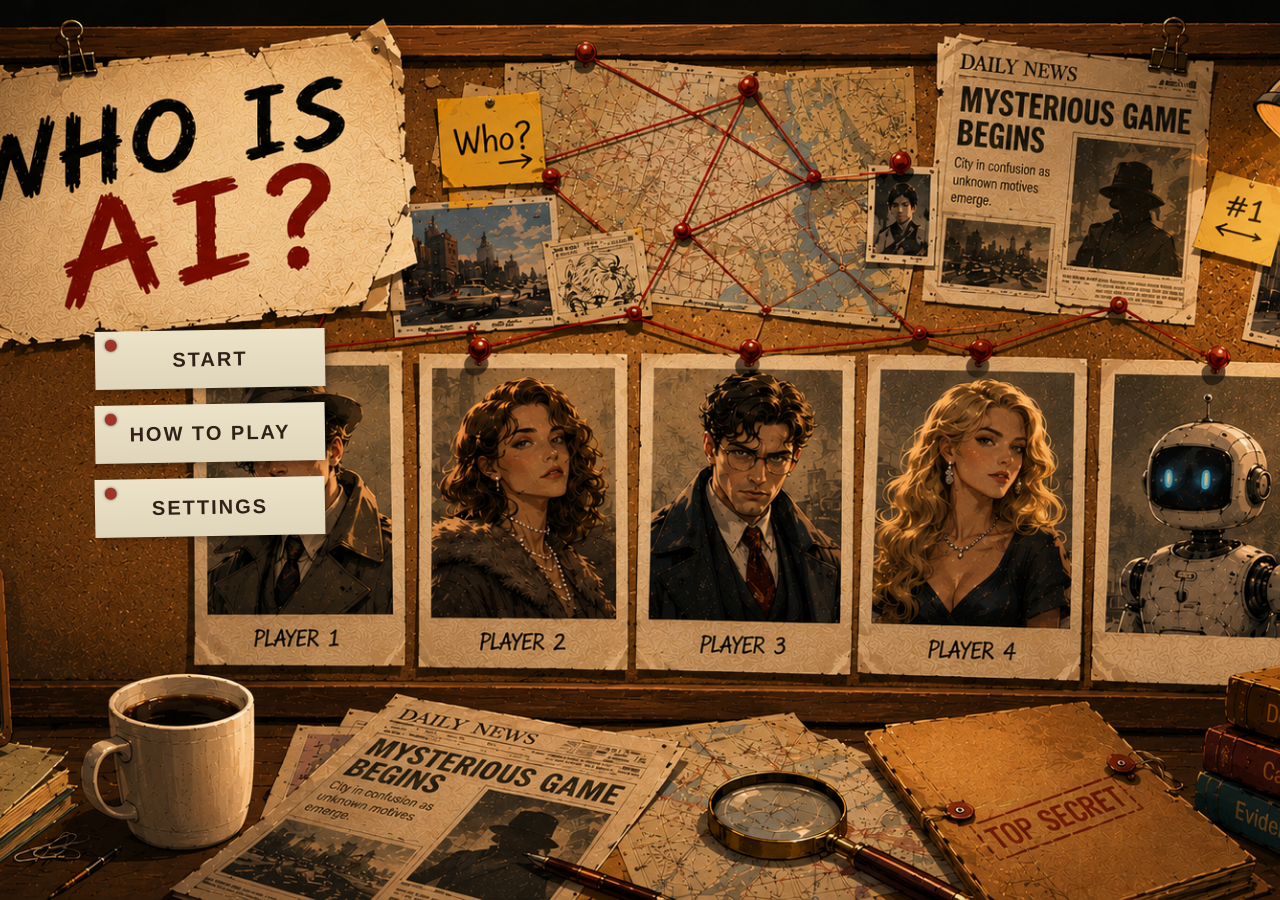
<file: index.html>
<!DOCTYPE html>
<html lang="en">
<head>
    <meta charset="UTF-8">
    <meta name="viewport" content="width=device-width, initial-scale=1.0">
    <title>Who Is AI</title>

    <link rel="stylesheet" href="css/index.css">
    <script src="js/index.js" defer></script>
</head>
<body>

    <main class="index-page">

        <div class="menu-box">

            <button id="startBtn" class="menu-btn">
                START
            </button>

            <button id="howBtn" class="menu-btn">
                HOW TO PLAY
            </button>

            <button id="settingBtn" class="menu-btn">
                SETTINGS
            </button>

        </div>

<!-- MODE SELECT -->
<div id="modeModal" class="modal hidden">
    <div class="paper-modal">
        <h2>SELECT MODE</h2>
        <div style="display: flex; flex-direction: column; gap: 15px; margin-top: 20px;">
            <button id="soloModeBtn" class="menu-btn" style="width: 100%;">
                SOLO MODE<br><span style="font-size: 14px; font-weight: normal;">(1 Human vs 4 AI)</span>
            </button>
            <button id="multiModeBtn" class="menu-btn" style="width: 100%;">
                MULTI MODE<br><span style="font-size: 14px; font-weight: normal;">(5 Humans)</span>
            </button>
        </div>
        <button class="close-btn" style="margin-top: 30px;">
            CLOSE
        </button>
    </div>
</div>

        <!-- HOW TO PLAY -->

<div id="howModal" class="modal hidden">

    <div class="paper-modal">

        <h2>HOW TO PLAY</h2>

        <ul>
            <li>4 Humans and 1 AI</li>
            <li>Discuss the topic</li>
            <li>Find the hidden AI</li>
            <li>Eliminate the AI to win</li>
        </ul>

        <button class="close-btn">
            CLOSE
        </button>

    </div>

</div>


<!-- SETTINGS -->

<div id="settingModal" class="modal hidden">

    <div class="paper-modal">

        <h2>SETTINGS</h2>

        <div class="setting-row">
            Music : <input type="checkbox" id="musicToggle">
            <label for="musicToggle">ON</label>
            <input type="checkbox" id="musicToggle">
            <label for="musicToggle">OFF</label>
        </div>

        <div class="setting-row">
            Sound FX : <input type="checkbox" id="soundToggle">
            <label for="soundToggle">ON</label>
            <input type="checkbox" id="soundToggle">
            <label for="soundToggle">OFF</label>
        </div>

        <button class="close-btn">
            CLOSE
        </button>

    </div>

</div>

    </main>

</body>
</html>
</file>
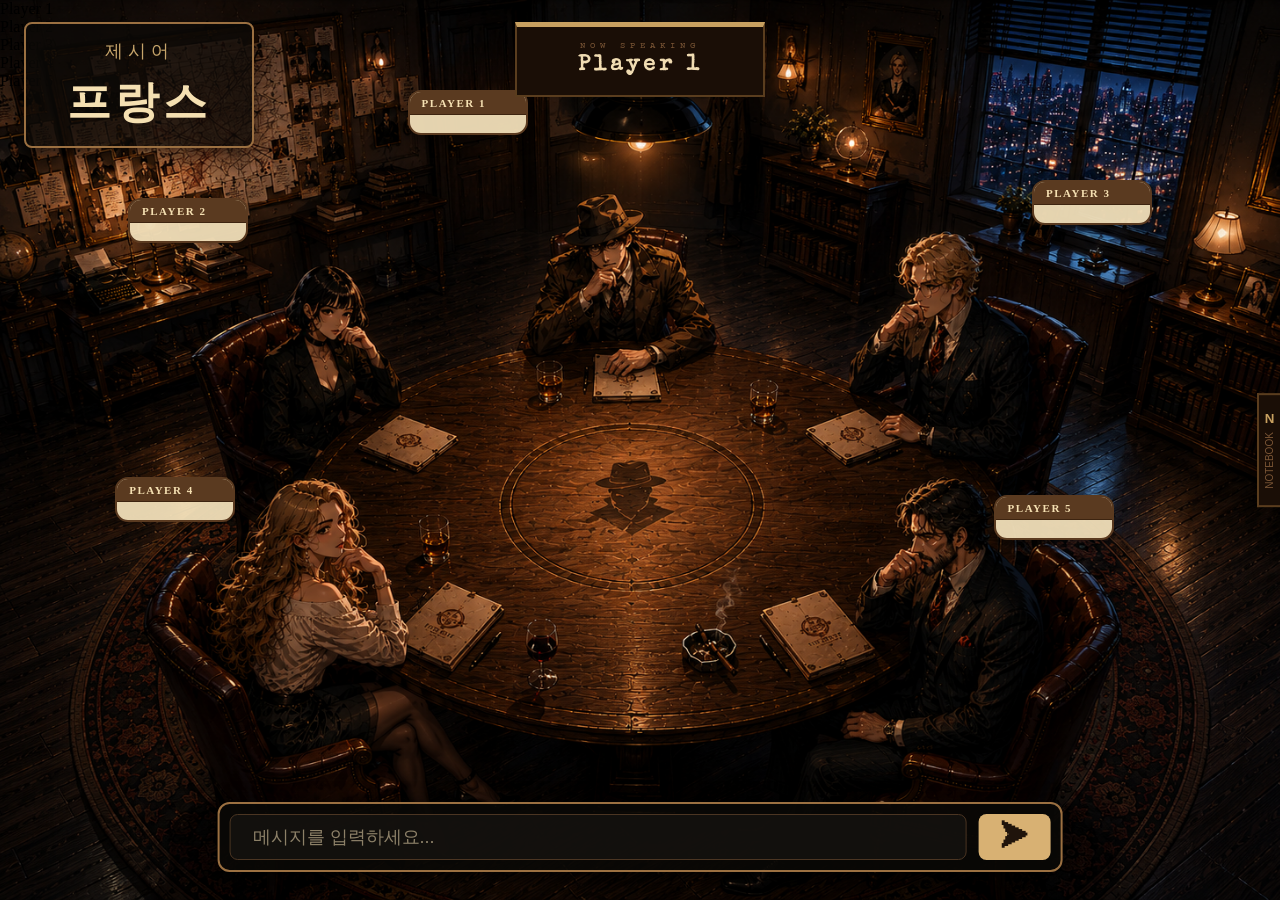
<file: game.html>
<!DOCTYPE html>
<html lang="ko">
<head>
    <meta charset="UTF-8">
    <meta name="viewport" content="width=device-width, initial-scale=1.0">
    <title>Who Is AI - Game</title>

    <link rel="stylesheet" href="css/game.css">
    <link rel="stylesheet" href="css/my-ui.css">
    <link rel="stylesheet" href="css/waiting-modal.css">
    <link rel="stylesheet" href="css/keyword-modal.css">

    <script src="js/waiting-modal.js" defer></script>
    <script src="js/keyword-modal.js" defer></script>

    <script src="js/ui-render.js" defer></script>
    <script src="js/ws.js" defer></script>
</head>
<body>

    <main class="game-page">
        <div class="topic-board">
            <span>제시어</span>
            <strong id="topicHeaderText">???</strong>
        </div>

        <div id="turn-indicator">
            <span class="turn-label">NOW SPEAKING</span>
            <span id="turn-player-name">Player 1</span>
            <div class="turn-pip-row">
                <span class="turn-pip active" data-pip="0"></span>
                <span class="turn-pip" data-pip="1"></span>
                <span class="turn-pip" data-pip="2"></span>
                <span class="turn-pip" data-pip="3"></span>
                <span class="turn-pip" data-pip="4"></span>
            </div>
        </div>

        <div id="timerWrap" class="hidden">
            <span class="timer-label">TIME LEFT</span>
            <span id="timerDisplay">60</span>
        </div>

        <div id="topicModal" class="modal-overlay hidden">
            <div class="topic-modal">
                <h2>제시어 공개</h2>
                <p>이번 라운드 제시어</p>
                <strong id="topicText">제시어 불러오는 중...</strong>
                <button id="topicConfirmBtn">확인</button>
            </div>
        </div>

        <div class="speech-bubble bubble-1">
            <div class="bubble-header">Player 1</div>
            <div class="bubble-body"></div>
        </div>
        <div class="speech-bubble bubble-2">
            <div class="bubble-header">Player 2</div>
            <div class="bubble-body"></div>
        </div>
        <div class="speech-bubble bubble-3">
            <div class="bubble-header">Player 3</div>
            <div class="bubble-body"></div>
        </div>
        <div class="speech-bubble bubble-4">
            <div class="bubble-header">Player 4</div>
            <div class="bubble-body"></div>
        </div>
        <div class="speech-bubble bubble-5">
            <div class="bubble-header">Player 5</div>
            <div class="bubble-body"></div>
        </div>

        <div class="player-tag player-1">Player 1</div>
        <div class="player-tag player-2">Player 2</div>
        <div class="player-tag player-3">Player 3</div>
        <div class="player-tag player-4">Player 4</div>
        <div class="player-tag player-5">Player 5</div>
        
        <section class="chat-bar">
            <input type="text" id="chatInput" placeholder="메시지를 입력하세요...">
            <button id="sendBtn">➤</button>
        </section>

        <div id="freeTalkModal" class="modal-overlay hidden">
            <div class="topic-modal">
                <h2>자유 토론 시작</h2>
                <p>모든 플레이어의 발언이 끝났습니다.</p>
                <strong style="display:block; font-size:46px; margin:18px 0 30px; color:#6f1d16;">FREE TALK</strong>
                <button id="freeTalkConfirmBtn">확인</button>
            </div>
        </div>

        <div id="voteModal" class="modal-overlay hidden">
            <div class="topic-modal">
                <h2 style="color: #8c1d18;">VOTING PHASE</h2>
                <p>가장 의심되는 AI를 투표하세요.</p>
                <div id="voteList" class="vote-list">
                    </div>
                <button id="voteConfirmBtn">선택 완료</button>
            </div>
        </div>

        <div id="confirmExecuteModal" class="modal-overlay hidden">
            <div class="topic-modal">
                <h2 style="color: #8c1d18; font-size: 32px;">EXECUTION CONFIRM</h2>
                <div style="margin: 25px 0;">
                    <strong id="confirmTargetName" style="font-size: 36px; color: #23160c;">PLAYER</strong>
                </div>
                <p style="font-size: 18px; font-weight: bold;">이 플레이어에게 투표하시겠습니까?</p>
                
                <div style="display: flex; justify-content: center; gap: 15px; margin-top: 30px;">
                    <button id="cancelExecuteBtn" style="background: #5a3d1e; width: 140px; border: none; color: #f0dcb2; font-weight: bold; cursor: pointer;">다시 선택</button>
                    <button id="doExecuteBtn" style="background: #8c1d18; width: 140px; border: none; color: #f0dcb2; font-weight: bold; cursor: pointer;">투표하기</button>
                </div>
            </div>
        </div>

        <div id="finalDecisionModal" class="modal-overlay hidden">
            <div class="topic-modal" style="border-color: #8c1d18;">
                <h2 style="color: #8c1d18; font-size: 32px;">FINAL DECISION</h2>
                <p style="font-size: 16px; margin-bottom: 20px;">최후의 발언이 끝났습니다.</p>
                <div style="margin: 20px 0;">
                    <strong id="finalDecisionTargetName" style="font-size: 36px; color: #23160c;">PLAYER</strong>
                </div>
                <p style="font-size: 20px; font-weight: bold; color: #8c1d18; white-space: nowrap;">이 플레이어를 처형하시겠습니까?</p>
                
                <div style="display: flex; justify-content: center; gap: 15px; margin-top: 30px;">
                    <button id="btnSpare" style="background: #3a6b40; width: 140px; border: none; color: #f0dcb2; font-weight: bold; cursor: pointer; padding: 12px 0;">사면 (살려주기)</button>
                    <button id="btnExecute" style="background: #8c1d18; width: 140px; border: none; color: #f0dcb2; font-weight: bold; cursor: pointer; padding: 12px 0;">처형 집행</button>
                </div>
            </div>
        </div>

        <div id="verdictModal" class="modal-overlay hidden">
            <div class="topic-modal">
                <h2 style="color: #8c1d18;">TOP SECRET</h2>
                <p id="verdictDocId" style="font-size: 16px; margin-bottom: 20px;">NO. 0000</p>
                
                <div style="margin: 20px 0;">
                    <span style="font-size: 18px; color: #4f3923;">TARGET: </span>
                    <strong id="verdictPlayerName" style="display: inline; font-size: 32px; color: #23160c;">PLAYER</strong>
                </div>
                
                <div style="margin: 20px 0;">
                    <span style="font-size: 18px; color: #4f3923;">IDENTITY: </span>
                    <strong id="verdictIdentity" style="display: block; font-size: 40px; margin-top: 10px; letter-spacing: 2px;">--</strong>
                </div>
                
                <div id="verdictStamp" class="stamp hidden"></div>
                <button id="verdictConfirmBtn">확인 (다음 진행)</button>
            </div>
        </div>

        <div id="resultModal" class="modal-overlay hidden">
            <div id="resultModalInner" class="topic-modal">
                <h2 id="resultTitle">GAME OVER</h2>
                <p id="resultDocId" style="font-size: 16px; margin-bottom: 20px;">NO. 0000</p>
                <strong id="resultStamp" style="color: #8c1d18; font-size: 40px; display:block; margin: 18px 0 30px;">CASE CLOSED</strong>
                <p id="resultDesc" style="font-size: 16px; line-height: 1.5;"></p>
                <button id="resultBackBtn" style="margin-top:20px;">메인으로</button>
            </div>
        </div>

        <div id="waitingModal" class="waiting-overlay hidden">
            <aside class="waiting-panel">
                <span class="waiting-label">SPECTATOR MODE</span>
                <h2>대기 중</h2>
                <p>현재 게임이 진행 중입니다.</p>
                <div class="waiting-status">WATCHING GAME...</div>
            </aside>
        </div>

    </main>

    <button id="notebookTab" class="notebook-tab" aria-label="Open Detective Notebook">
        <span class="notebook-tab-icon">N</span>
        <span class="notebook-tab-text">NOTEBOOK</span>
    </button>
    <div id="notebookOverlay" class="notebook-overlay hidden"></div>
    <aside id="notebookPanel" class="notebook-panel hidden">
        <div class="nb-header">
            <div class="nb-header-left">
                <span class="nb-label">CASE FILE</span>
                <h2 class="nb-title">DETECTIVE'S NOTEBOOK</h2>
            </div>
            <button id="notebookClose" class="nb-close-btn">X</button>
        </div>
        <div class="nb-rule"></div>
        <div class="nb-cards" id="nbCards"></div>
        <div class="nb-footer">
            <button id="nbClearAll" class="nb-clear-btn">CLEAR ALL NOTES</button>
            <span class="nb-save-status" id="nbSaveStatus">SAVED</span>
        </div>
    </aside>

</body>
</html>
</file>
<file: css/index.css>
*{
    margin:0;
    padding:0;
    box-sizing:border-box;
}

body{
    width:100vw;
    height:100vh;
    overflow:hidden;
}

.index-page{
    width:100%;
    height:100vh;

    background-image:url("../assets/index-bg.png");
    background-size:cover;
    background-position:center;
    background-repeat:no-repeat;

    position:relative;
}

/* 메뉴 */

.menu-box{
    position:absolute;

    left:95px;
    top:330px;

    display:flex;
    flex-direction:column;

    gap:16px;
}

/* 사건 파일 스타일 버튼 */

.menu-btn{

    width:230px;
    height:58px;

    border:none;

    background:#ebe1c5;

    color:#2d1b10;

    font-size:20px;
    font-weight:bold;
    letter-spacing:2px;

    cursor:pointer;

    position:relative;

    box-shadow:
        3px 3px 8px rgba(0,0,0,0.35);

    transition:all .2s ease;

    transform:rotate(-1deg);
}

/* 압정 */

.menu-btn::before{

    content:"";

    width:12px;
    height:12px;

    background:#9c2d21;

    border-radius:50%;

    position:absolute;

    top:8px;
    left:10px;

    box-shadow:
        0 0 3px rgba(0,0,0,0.6);
}

/* 종이 낡은 느낌 */

.menu-btn::after{

    content:"";

    position:absolute;

    inset:0;

    background:
        linear-gradient(
            rgba(255,255,255,0.05),
            rgba(0,0,0,0.05)
        );

    pointer-events:none;
}

.menu-btn:hover{

    transform:
        rotate(0deg)
        translateX(5px);

    background:#f6e7bd;
}

.menu-btn:active{

    transform:
        scale(0.97);
}
.modal{

    position:fixed;

    top:0;
    left:0;

    width:100%;
    height:100%;

    background:rgba(0,0,0,0.55);

    display:flex;

    justify-content:center;
    align-items:center;

    z-index:999;
}

.hidden{
    display:none;
}

.paper-modal{

    width:500px;

    background:#efe0b6;

    padding:35px;

    border:2px solid #6f4c2f;

    box-shadow:
        0 0 25px rgba(0,0,0,0.45);

    transform:rotate(-1deg);
}

.paper-modal h2{

    margin-bottom:20px;

    color:#2b1a10;
}

.paper-modal ul{

    padding-left:20px;

    line-height:2;
}

.close-btn{

    margin-top:25px;

    width:120px;
    height:40px;

    cursor:pointer;

    background:#d7c08d;

    border:none;

    font-weight:bold;
}
</file>
<file: css/game.css>
* {
    margin: 0;
    padding: 0;
    box-sizing: border-box;
}

body {
    width: 100vw;
    height: 100vh;
    overflow: hidden;
    font-family: Georgia, "Malgun Gothic", serif;
    background: #080604;
}

.game-page {
    width: 100vw;
    height: 100vh;

    background-image: url("../assets/game-bg.png");
    background-size: cover;
    background-position: center;
    background-repeat: no-repeat;

    position: relative;
}

/* =============================================
   왼쪽 상단 제시어
   ============================================= */

.topic-board {
    position: absolute;
    top: 22px;
    left: 24px;

    width: 230px;
    height: 126px;

    background: rgba(12, 9, 7, 0.78);
    border: 2px solid #9b7041;
    border-radius: 8px;

    color: #f2d7a0;

    display: flex;
    flex-direction: column;
    justify-content: center;
    align-items: center;

    box-shadow: 0 8px 25px rgba(0, 0, 0, 0.65);
    z-index: 5;
}

.topic-board span {
    font-size: 18px;
    letter-spacing: 5px;
    color: #c7a56b;
}

.topic-board strong {
    margin-top: 10px;
    font-size: 44px;
    letter-spacing: 4px;
    color: #f5e0b2;
}

/* =============================================
   말풍선 공통 - 이름 + 내용 분할 구조
   ============================================= */

.speech-bubble {
    position: absolute;

    min-width: 120px;
    max-width: 185px;

    background: rgba(238, 220, 183, 0.96);
    border: 2px solid #5a3a20;
    border-radius: 13px;

    box-shadow: 0 6px 15px rgba(0, 0, 0, 0.45);

    overflow: hidden;
    z-index: 4;

    /* padding 제거 - 헤더/바디가 각각 처리 */
    padding: 0;
}

/* 꼬리 제거 유지 */
.speech-bubble::after {
    display: none;
}

/* 플레이어 이름 헤더 영역 */
.bubble-header {
    width: 100%;
    padding: 5px 12px;

    background: #5a3a20;
    border-bottom: 1px solid #3d2410;

    color: #f5e0b2;
    font-size: 11px;
    font-weight: 700;
    letter-spacing: 1.5px;
    text-transform: uppercase;

    user-select: none;
}

/* 추측 내용 바디 영역 */
.bubble-body {
    padding: 9px 13px;

    color: #24160c;
    font-size: 15px;
    line-height: 1.45;
}

/* =============================================
   말풍선 위치
   스크린샷 실측 기반
   - Player1 머리: left 50%, top 20%
   - Player2 머리: left 27%, top 32%
   - Player3 머리: left 74%, top 30%
   - Player4 머리: left 27%, top 62%
   - Player5 머리: left 66%, top 60%
   ============================================= */

/* Player 1 - 상단 중앙 */
.bubble-1 {
    right: 33%;
    transform: translateX(-55%);
    top: 10%;
}

/* Player 2 - 왼쪽 상단 */
.bubble-2 {
    left: 10%;
    top: 22%;
}

/* Player 3 - 오른쪽 상단 */
.bubble-3 {
    right: 10%;
    top: 20%;
}

/* Player 4 - 왼쪽 하단 */
.bubble-4 {
    left: 9%;
    top: 53%;
}

/* Player 5 - 오른쪽 하단 */
.bubble-5 {
    right: 13%;
    top: 55%;
}

/* =============================================
   채팅 입력창
   ============================================= */

.chat-bar {
    position: absolute;

    left: 50%;
    bottom: 28px;
    transform: translateX(-50%);

    width: 66%;
    height: 70px;

    padding: 10px;

    display: flex;
    gap: 12px;

    background: rgba(10, 8, 6, 0.88);
    border: 2px solid #9b7041;
    border-radius: 12px;

    box-shadow: 0 8px 25px rgba(0, 0, 0, 0.65);
    z-index: 10;
}

.chat-bar input {
    flex: 1;
    padding: 0 22px;

    background: rgba(20, 17, 14, 0.95);
    border: 1px solid #4b3522;
    border-radius: 8px;

    color: #f0dcb2;
    font-size: 18px;

    outline: none;
}

.chat-bar input::placeholder {
    color: rgba(240, 220, 178, 0.55);
}

.chat-bar button {
    width: 72px;

    background: #d8b173;
    border: none;
    border-radius: 8px;

    color: #20140b;
    font-size: 28px;
    font-weight: bold;

    cursor: pointer;
    transition: 0.2s;
}

.chat-bar button:hover {
    background: #f0ca87;
    transform: scale(1.04);
}

/* =============================================
   제시어 모달
   ============================================= */

.modal-overlay {
    position: fixed;
    inset: 0;

    background: rgba(0, 0, 0, 0.68);

    display: flex;
    justify-content: center;
    align-items: center;

    z-index: 999;
}

.modal-overlay.hidden {
    display: none;
}

.topic-modal {
    width: 420px;
    padding: 38px 34px;

    background: #ead7a8;
    border: 3px solid #4a2d17;

    color: #24160c;
    text-align: center;

    box-shadow: 0 0 35px rgba(0, 0, 0, 0.75);
    transform: rotate(-1deg);
}

.topic-modal h2 {
    font-size: 34px;
    margin-bottom: 18px;
    letter-spacing: 2px;
}

.topic-modal p {
    font-size: 18px;
    margin-bottom: 10px;
}

.topic-modal strong {
    display: block;
    margin: 18px 0 30px;

    font-size: 46px;
    letter-spacing: 3px;

    color: #6f1d16;
}

.topic-modal button {
    width: 150px;
    height: 45px;

    background: #3b2413;
    border: none;

    color: #f3d9a0;
    font-size: 16px;
    font-weight: bold;

    cursor: pointer;
}

.topic-modal button:hover {
    background: #5a351b;
}
.waiting-overlay {
    position: fixed;
    inset: 0;

    background: rgba(0, 0, 0, 0.45);
    backdrop-filter: grayscale(100%) brightness(45%);

    display: flex;
    justify-content: flex-end;
    align-items: center;

    padding-right: 70px;

    z-index: 9999;
}

.waiting-overlay.hidden {
    display: none;
}

.waiting-panel {
    width: 360px;
    padding: 38px 32px;

    background: rgba(234, 215, 168, 0.94);
    border: 3px solid #4a2d17;

    color: #24160c;
    text-align: center;

    box-shadow: 0 0 35px rgba(0, 0, 0, 0.75);

    transform: rotate(-1deg);
}

.waiting-panel h2 {
    margin-bottom: 22px;
    font-size: 34px;
}

.waiting-panel p {
    margin-bottom: 14px;
    font-size: 18px;
    line-height: 1.6;
}

.waiting-status {
    margin-top: 28px;
    padding: 12px;

    background: rgba(55, 35, 20, 0.9);
    color: #f3d9a0;

    font-size: 14px;
    letter-spacing: 2px;
}
</file>
<file: css/my-ui.css>
/* ==============================================
   my-ui.css | 최종 수정본
   ============================================== */
@import url('https://fonts.googleapis.com/css2?family=Special+Elite&family=Courier+Prime:ital,wght@0,400;0,700;1,400&display=swap');

.hidden { display: none !important; }

/* 턴 표시기 */
#turn-indicator {
    position: absolute; top: 22px; left: 50%; transform: translateX(-50%);
    display: flex; flex-direction: column; align-items: center; gap: 4px;
    padding: 14px 28px; background: #1a0e06; border: 2px solid #5a3d1e;
    border-top: 5px solid #c8a060; min-width: 250px; z-index: 50;
}
.turn-label { font-size: 9px; letter-spacing: 5px; color: #7a5535; font-family: 'Courier Prime', monospace; }
#turn-player-name { font-size: 22px; font-weight: 900; letter-spacing: 4px; color: #f0dcb2; font-family: 'Special Elite', serif; }

/* 타이머 UI */
#timerWrap {
    position: absolute; top: 22px; right: 24px;
    background: rgba(12, 9, 7, 0.85); border: 2px solid #9b1a14;
    padding: 10px 20px; border-radius: 8px; text-align: center; z-index: 50;
}
.timer-label { display: block; color: #cba87c; font-size: 10px; letter-spacing: 2px; margin-bottom: 5px;}
#timerDisplay { display: block; color: #e05040; font-size: 32px; font-weight: bold; font-family: 'Special Elite', serif; }

/* 탈락자 효과 */
.player-tag, .speech-bubble { transition: filter 0.9s, opacity 0.9s, transform 0.9s; }
.player-tag.is-dead, .speech-bubble.is-dead {
    filter: grayscale(100%) brightness(50%); opacity: 0.6; pointer-events: none; transform: scale(0.95);
}
.eliminated-label {
    position: absolute; top: 50%; left: 50%; transform: translate(-50%, -50%) rotate(-15deg);
    color: #8c1d18; font-size: 20px; font-weight: bold; border: 3px solid #8c1d18;
    padding: 2px 8px; background: rgba(0,0,0,0.7); z-index: 10; pointer-events: none; font-family: 'Special Elite', serif;
}

/* 투표창 */
.vote-list { display: flex; flex-direction: column; gap: 10px; margin: 20px 0; text-align: left; }
.vote-option {
    background: rgba(90, 61, 30, 0.15); border: 1px solid #7a5535;
    padding: 12px 15px; border-radius: 4px; font-size: 18px; color: #24160c;
    display: flex; align-items: center; gap: 12px; cursor: pointer; transition: 0.2s;
}
.vote-option:hover { background: rgba(90, 61, 30, 0.3); border-color: #6f1d16; }

/* 모달 공통 */
.topic-modal { font-family: 'Courier Prime', monospace; }
.stamp { position: absolute; top: 28px; right: 18px; padding: 6px 12px; border: 4px solid #9b1a14; color: #9b1a14; font-size: 16px; font-weight: 900; opacity: 0; font-family: 'Special Elite', serif; transform: rotate(-10deg); }
.stamp.stamp-active { animation: verdict-stamp-in 0.4s forwards; }
@keyframes verdict-stamp-in { 0% { opacity: 0; transform: rotate(-10deg) scale(3.5); } 100% { opacity: 1; transform: rotate(-10deg) scale(1); } }

/* 탐정 수첩 */
.notebook-tab { position: fixed; top: 50%; right: 0; transform: translateY(-50%); display: flex; flex-direction: column; align-items: center; gap: 6px; padding: 16px 5px; background: #1a0e06; border: 2px solid #5a3d1e; border-right: none; cursor: pointer; z-index: 900; }
.notebook-tab-icon { color: #c8a060; font-weight: 900; }
.notebook-tab-text { font-size: 10px; color: #7a5535; writing-mode: vertical-rl; transform: rotate(180deg); }
.notebook-overlay { position: fixed; inset: 0; background: rgba(10, 6, 2, 0.55); z-index: 910; }
.notebook-panel { position: fixed; top: 0; right: 0; bottom: 0; width: 380px; background: #e8d9a8; border-left: 4px solid #5a3d1e; padding: 24px 20px; z-index: 920; transition: transform 0.4s; font-family: 'Courier Prime', monospace; }
.notebook-panel.hidden { display: block !important; transform: translateX(100%); }
.nb-header { display: flex; justify-content: space-between; margin-bottom: 6px; }
.nb-title { font-size: 22px; font-weight: 900; color: #1e1309; font-family: 'Special Elite', serif; }
.nb-rule { width: 100%; height: 2px; background: #7a5535; margin: 10px 0 15px; }
.nb-cards { display: flex; flex-direction: column; gap: 14px; }
.nb-card { background: rgba(255, 248, 225, 0.65); border: 1px solid rgba(90, 61, 30, 0.3); border-left: 4px solid #7a5535; padding: 12px; }
.nb-textarea { width: 100%; height: 60px; background: transparent; border: 1px dashed rgba(90,61,30,0.4); font-family: inherit; resize: none; padding: 8px;}
.nb-footer { display: flex; justify-content: space-between; margin-top: 20px; padding-top: 15px; border-top: 2px dashed #7a5535; }
.nb-clear-btn { background: #4a2d17; color: #f3d9a0; border: none; padding: 8px 12px; cursor: pointer; }
.nb-save-status { font-weight: bold; color: #3a6b40; }

/* 수첩 닫기(X) 버튼 (통일된 스타일) */
.nb-close-btn {
    width: 28px; height: 28px;
    background: #e8d9a8; 
    border: 2px solid #5a3d1e;
    color: #5a3d1e;
    font-size: 14px;
    font-weight: 900;
    cursor: pointer;
    border-radius: 4px;
    transition: all 0.2s ease;
    display: flex;
    justify-content: center;
    align-items: center;
    font-family: 'Courier Prime', monospace;
}
.nb-close-btn:hover {
    background: #5a3d1e;
    color: #e8d9a8;
    transform: scale(1.05);
}

/* 말풍선 하단 메모 */
.board-memo-tag {
    display: none;
    background: #2a1a10;
    border-top: 1.5px solid #5a3a20;
    padding: 6px 12px;
    flex-direction: column;
    gap: 2px;
    font-family: 'Courier Prime', monospace;
}
.board-memo-tag .suspect-mark { color: #e05040; font-size: 10px; font-weight: 900; }
.board-memo-tag .memo-text { color: #d8b173; font-size: 10px; font-style: italic; white-space: nowrap; overflow: hidden; text-overflow: ellipsis; max-width: 140px; }

/* ==============================================
   최후의 변론 (LAST WORDS) 모드 시각 효과
   ============================================== */
#turn-indicator.last-word-mode {
    border-top-color: #8c1d18 !important;
    background: rgba(30, 10, 5, 0.9) !important;
    box-shadow: 0 0 20px rgba(140, 29, 24, 0.5) !important;
}

#turn-indicator.last-word-mode .turn-label {
    color: #e05040;
    animation: last-word-blink 1s infinite;
}

#turn-indicator.last-word-mode #turn-player-name {
    color: #ffcccc;
}

@keyframes last-word-blink {
    0%, 100% { opacity: 1; }
    50% { opacity: 0.3; }
}

/* ==============================================
   플레이어 1 말풍선 위치 수정 (턴 표시기 가림 방지)
   ============================================== */
.speech-bubble.bubble-1 {
    left: 37% !important;  /* 기존보다 훨씬 왼쪽으로 이동 */
    right: auto !important; /* 혹시 모를 우측 정렬 끄기 */
    z-index: 40 !important; /* 턴 표시기보다 뒤, 캐릭터보단 앞에 오도록 설정 */
}
</file>
<file: css/waiting-modal.css>
/* 대기 화면 전체 필터 */

.waiting-overlay {
    position: fixed;
    inset: 0;

    background: rgba(0, 0, 0, 0.48);
    backdrop-filter: grayscale(100%) brightness(55%);

    display: flex;
    justify-content: flex-end;
    align-items: flex-end;

    padding-right: 54px;
    padding-bottom: 110px;

    z-index: 9999;
}

/* 숨김 */

.waiting-overlay.hidden {
    display: none;
}

/* 오른쪽 아래 관전 패널 */

.waiting-panel {
    width: 300px;

    padding: 26px 24px;

    background: rgba(18, 13, 9, 0.88);
    border: 2px solid #9b7041;
    border-radius: 10px;

    color: #f2d7a0;

    text-align: left;

    box-shadow: 0 0 28px rgba(0, 0, 0, 0.75);
}

/* 작은 상태 라벨 */

.waiting-panel .waiting-label {
    display: inline-block;

    margin-bottom: 14px;
    padding: 5px 10px;

    background: rgba(155, 112, 65, 0.22);
    border: 1px solid rgba(242, 215, 160, 0.45);

    font-size: 12px;
    letter-spacing: 2px;
    color: #d8b173;
}

/* 제목 */

.waiting-panel h2 {
    margin-bottom: 14px;

    font-size: 30px;
    color: #312d27;
}

/* 설명 */

.waiting-panel p {
    margin-bottom: 10px;

    font-size: 16px;
    line-height: 1.6;

    color: rgba(98, 92, 78, 0.88);
}

/* 상태 표시 */

.waiting-status {
    margin-top: 20px;
    padding: 11px 12px;

    background: rgba(234, 215, 168, 0.12);
    border-left: 4px solid #d8b173;

    color: #f3d9a0;

    font-size: 13px;
    letter-spacing: 1.5px;
}
</file>
<file: css/keyword-modal.css>
/* 모달 배경 */

.modal-overlay {

    position: fixed;
    inset: 0;

    background: rgba(0, 0, 0, 0.75);

    display: flex;
    justify-content: center;
    align-items: center;

    z-index: 9999;
}

.hidden {
    display: none;
}

/* 종이 */

.topic-modal {

    position: relative;

    width: 500px;

    padding: 50px 40px;

    background: #e8d7ad;

    border: 3px solid #5a3d1e;

    box-shadow:
            0 0 50px rgba(0,0,0,0.7),
            inset 0 0 20px rgba(90,61,30,0.15);

    transform: rotate(-1deg);

    text-align: center;

    color: #2b1c11;
}

.topic-modal::before {

    content: "";

    position: absolute;
    inset: 8px;

    border: 1px dashed rgba(90,61,30,0.35);

    pointer-events: none;
}

/* TOP SECRET */

.topic-modal h2 {

    font-size: 42px;

    color: #8c1d18;

    letter-spacing: 4px;

    margin-bottom: 20px;

    text-transform: uppercase;
}

/* 설명 */

.topic-modal p {

    font-size: 20px;

    margin-bottom: 30px;

    color: #4f3923;
}

/* 제시어 */

.topic-modal strong {

    display: block;

    font-size: 58px;

    color: #23160c;

    letter-spacing: 5px;

    margin-bottom: 35px;

    text-transform: uppercase;
}

/* 확인 버튼 */

.topic-modal button {

    width: 170px;
    height: 52px;

    border: none;

    background: #3d2615;

    color: #f0dcb2;

    font-size: 18px;
    font-weight: bold;

    letter-spacing: 2px;

    cursor: pointer;

    transition: 0.25s;
}

.topic-modal button:hover {

    background: #5b3820;

    transform: scale(1.05);
}
</file>
